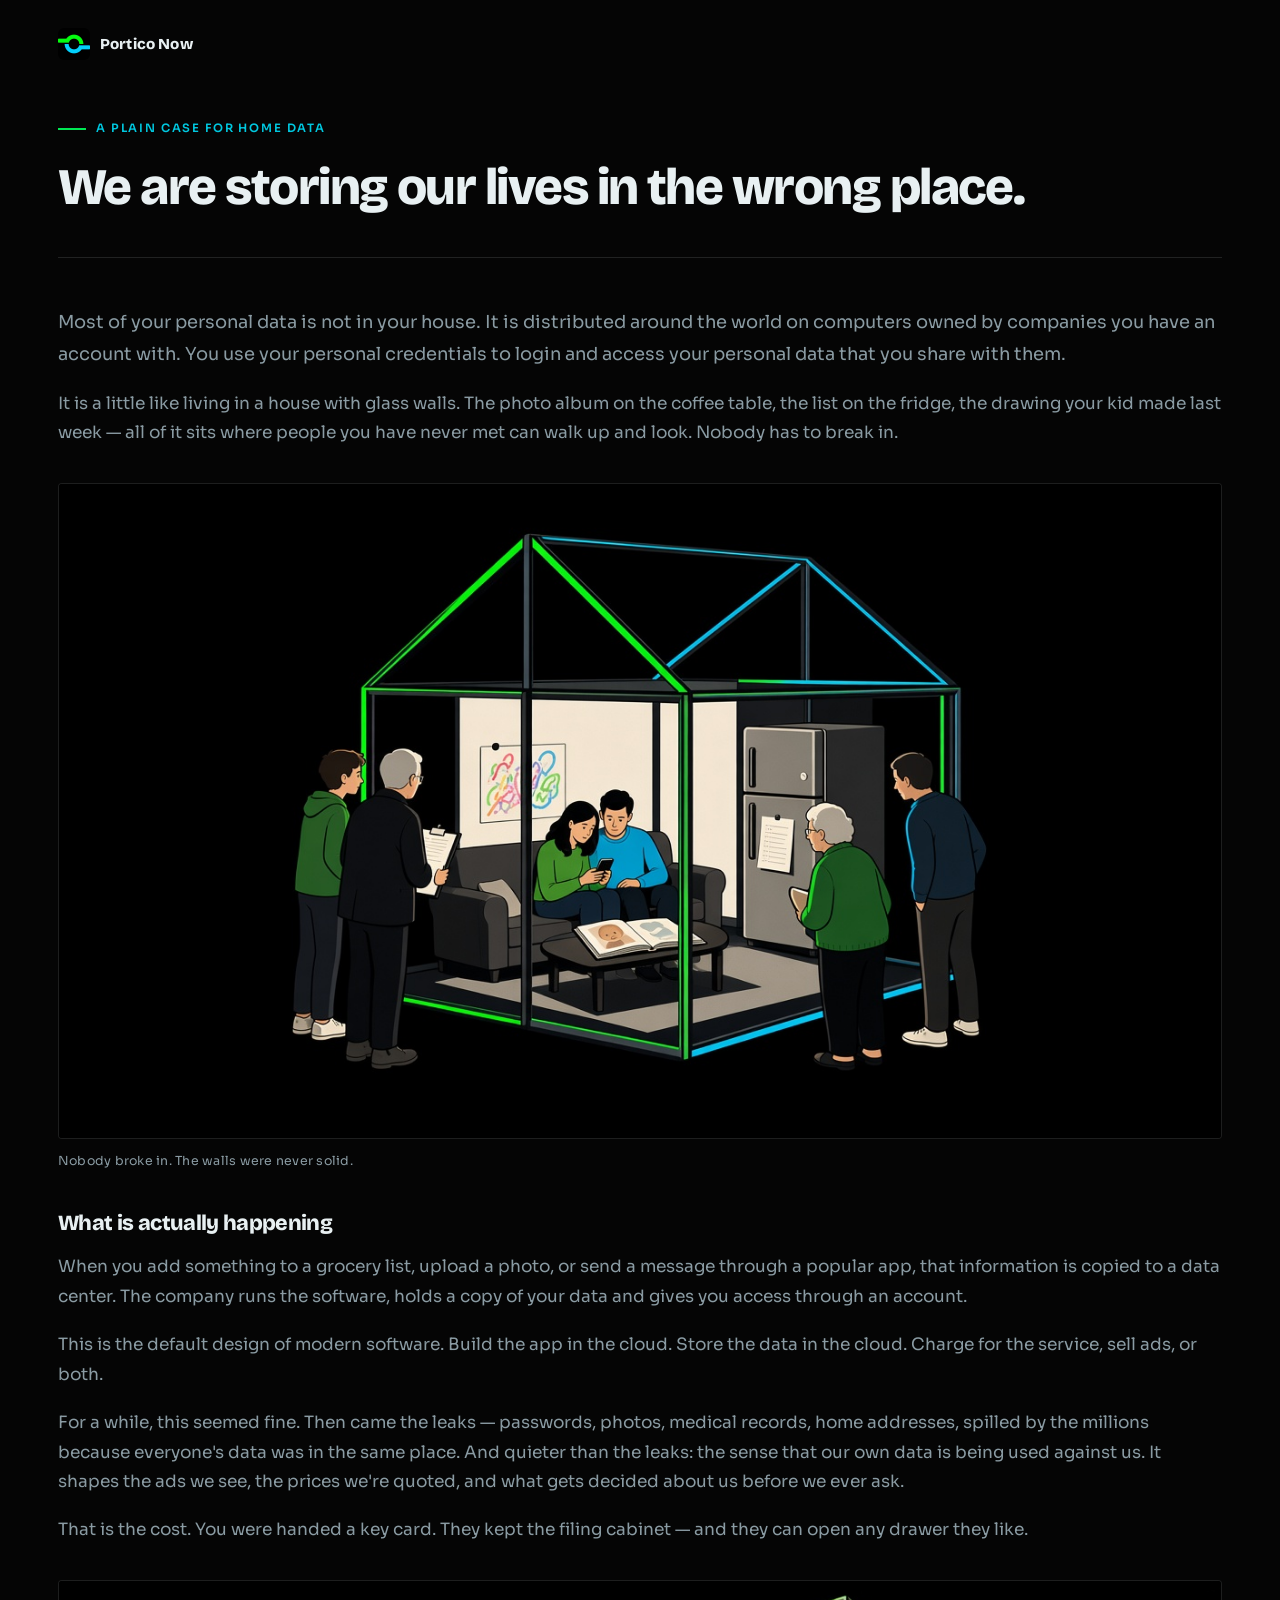
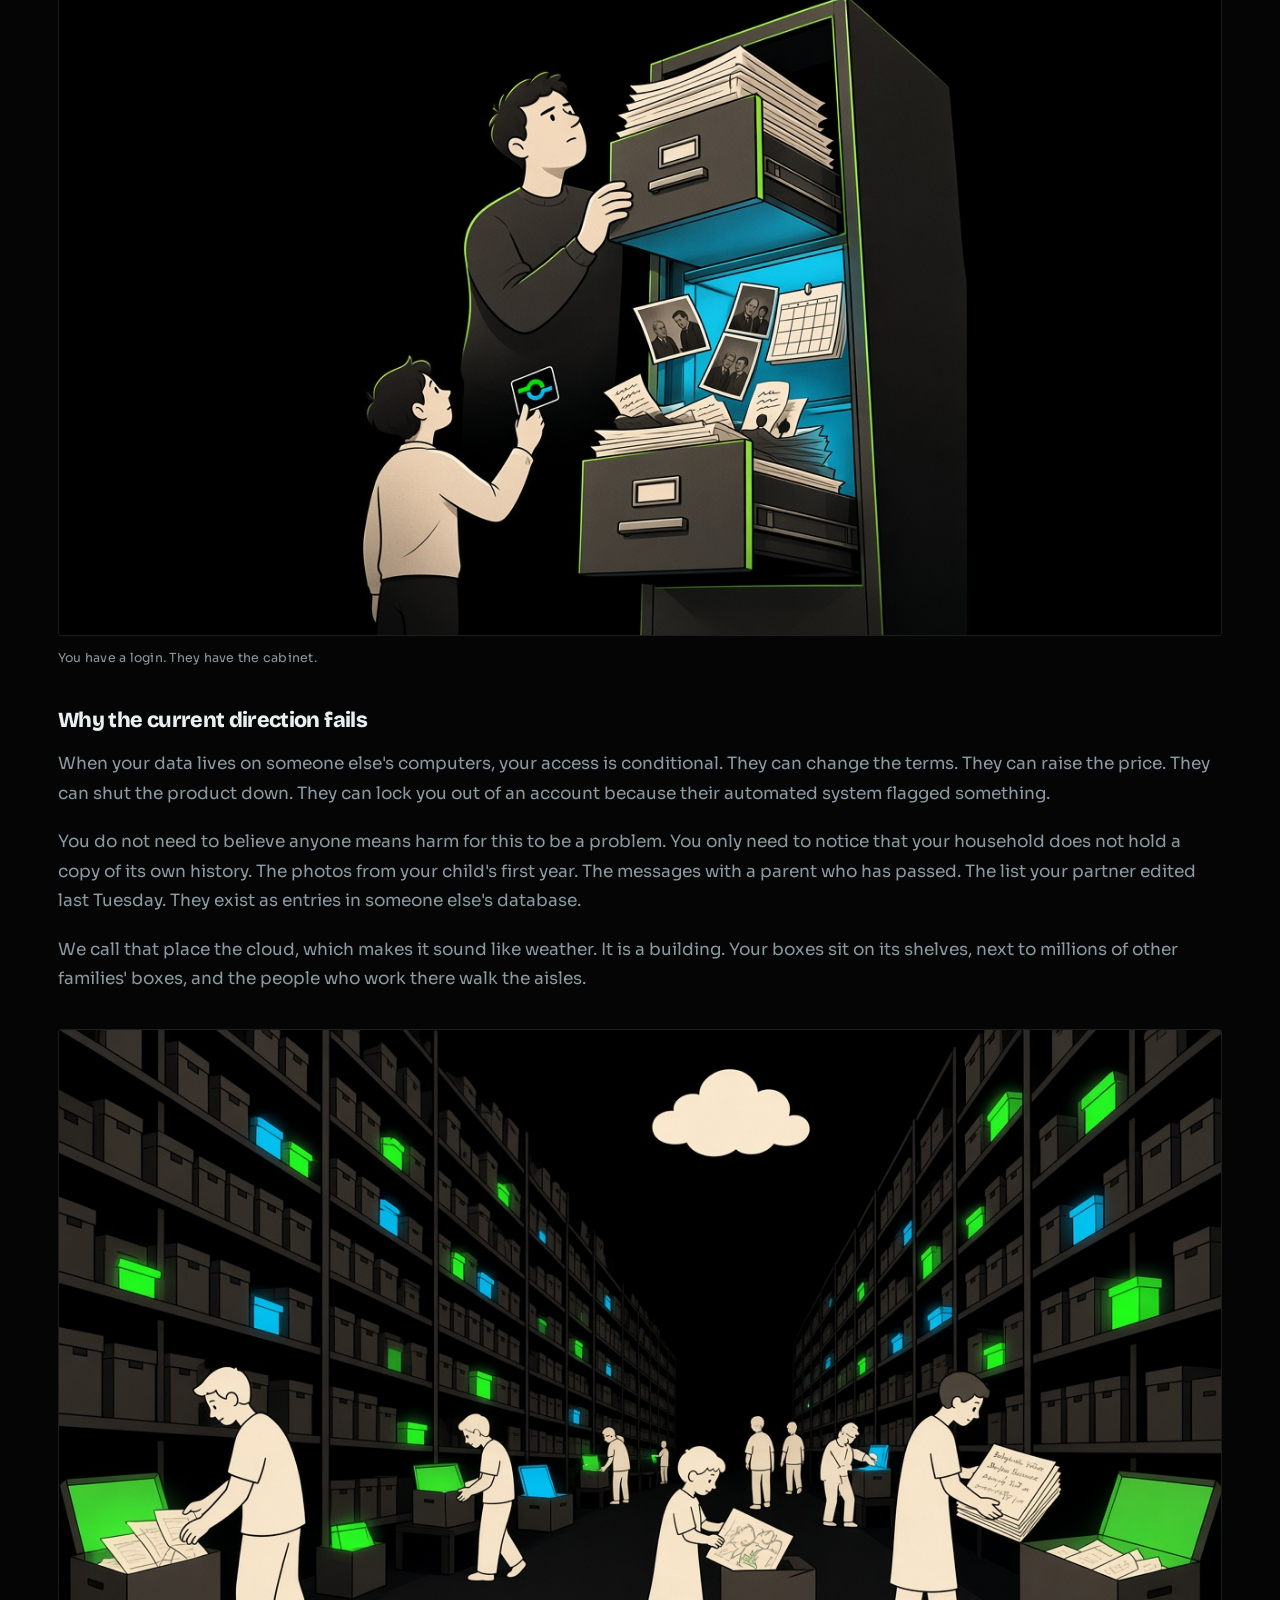
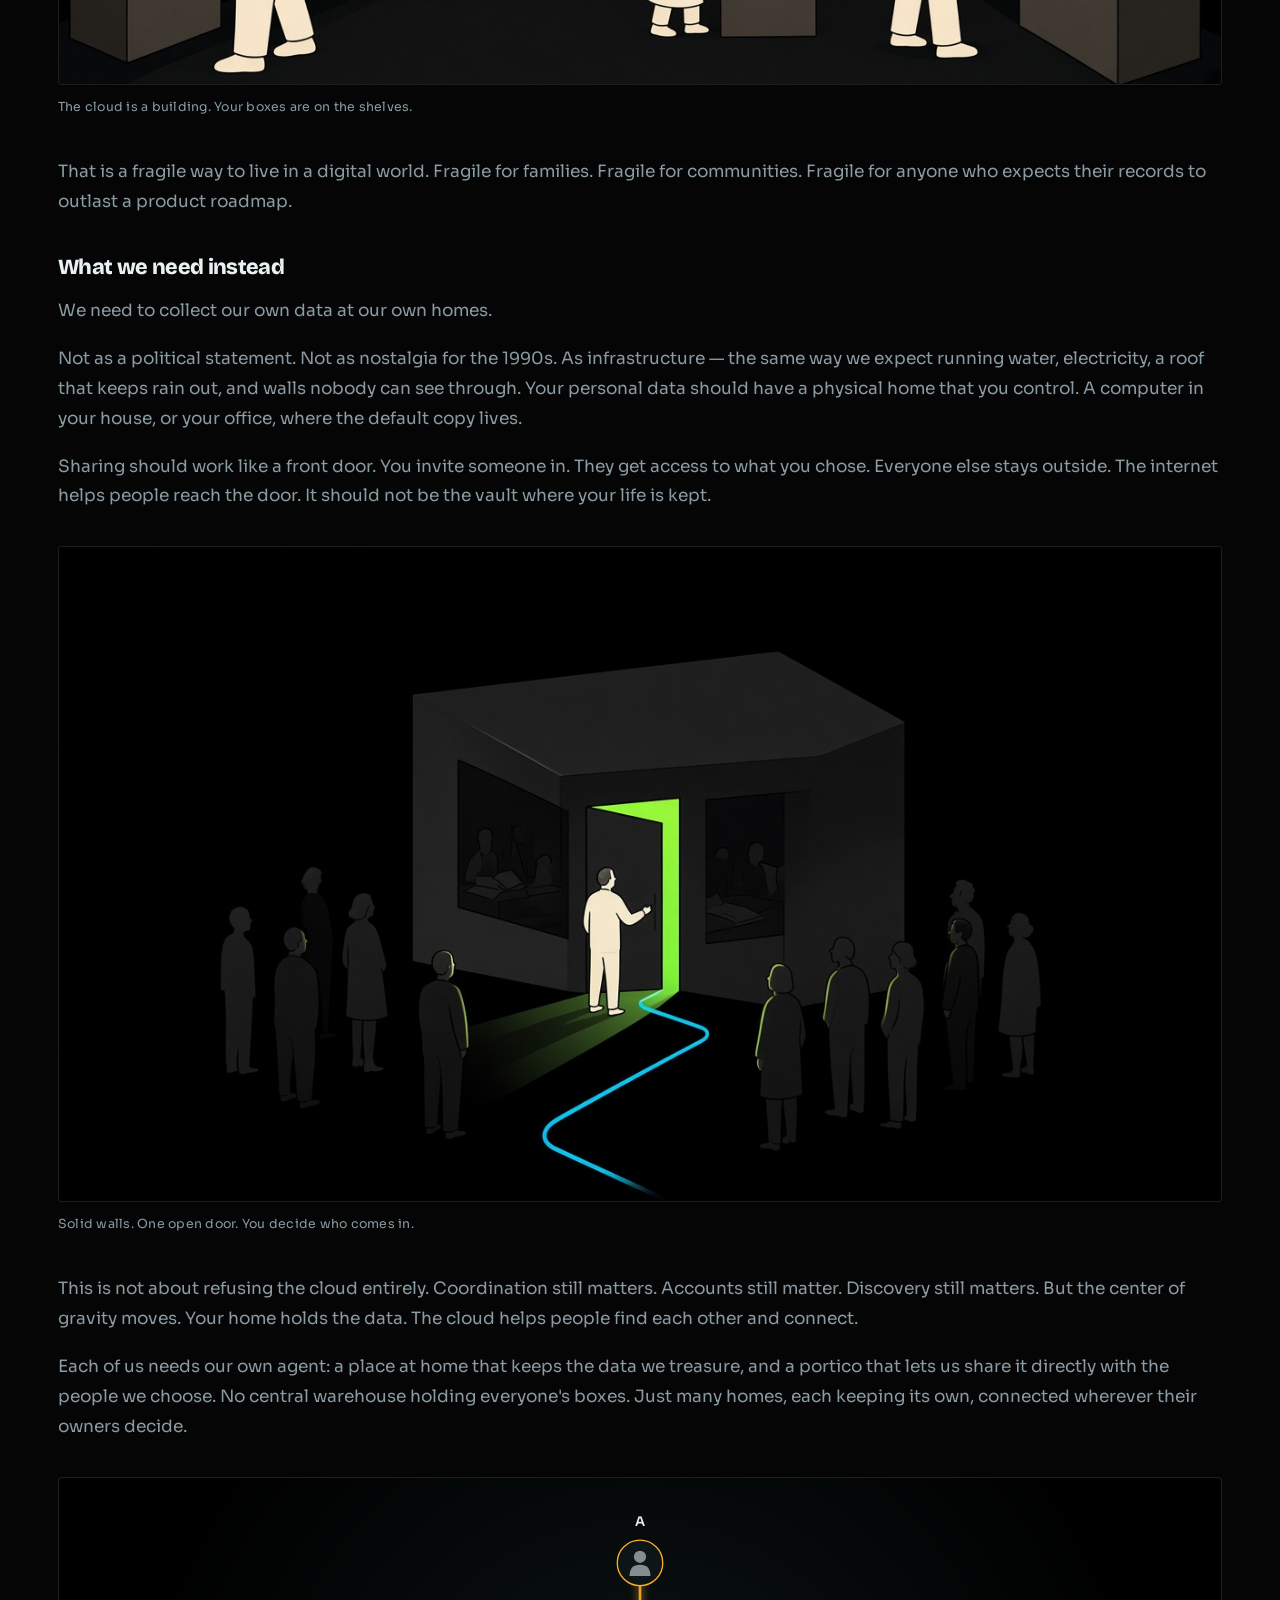
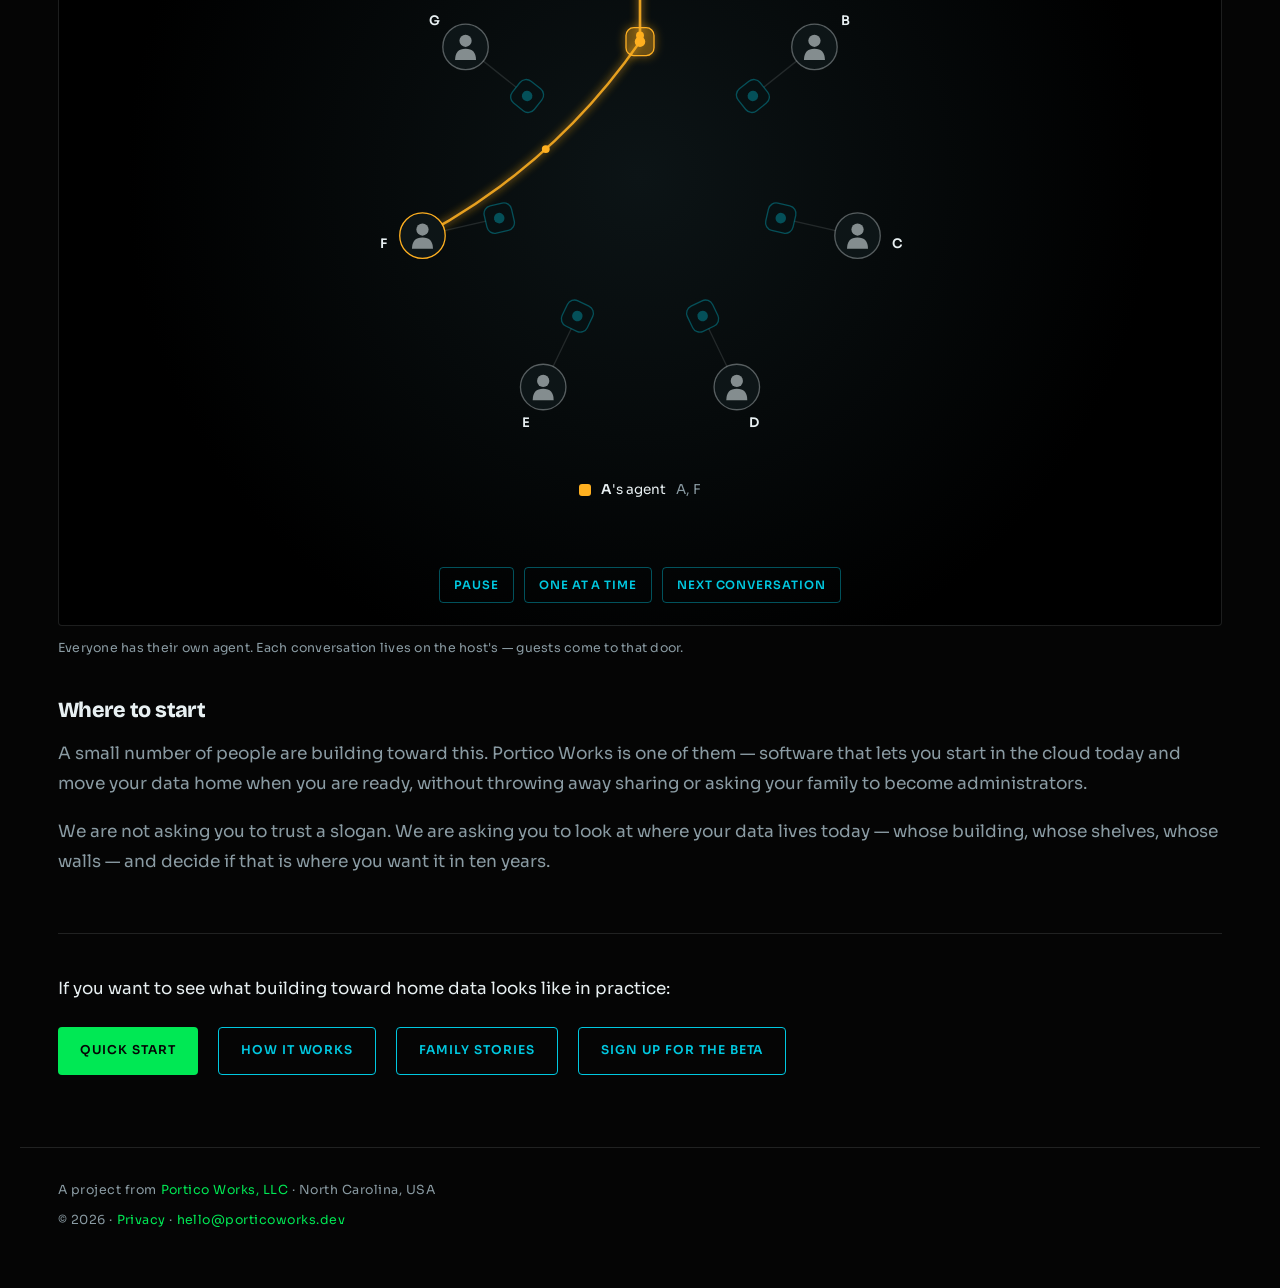
<file: index.html>
<!doctype html>
<html lang="en">
  <head>
    <meta charset="utf-8">
    <meta name="viewport" content="width=device-width, initial-scale=1, viewport-fit=cover">
    <meta name="description" content="Your personal data belongs in your home. Not as a hobby. As the place your own copy lives.">
    <meta name="theme-color" content="#050505">
    <meta name="mobile-web-app-capable" content="yes">
    <meta name="apple-mobile-web-app-capable" content="yes">
    <meta name="apple-mobile-web-app-status-bar-style" content="black-translucent">
    <meta name="apple-mobile-web-app-title" content="Portico Now">
    <meta property="og:title" content="Portico Now — Keep your data at home">
    <meta property="og:description" content="The cloud was a shortcut. It is not where your life should be kept.">
    <meta property="og:type" content="website">
    <meta property="og:url" content="https://porticonow.com/">
    <meta property="og:image" content="https://porticonow.com/logo.png">
    <title>Portico Now — Keep your data at home</title>
    <link rel="icon" href="/favicon.ico" sizes="32x32">
    <link rel="icon" href="/favicon.svg" type="image/svg+xml">
    <link rel="shortcut icon" href="/favicon.ico">
    <link rel="icon" href="/favicon-32.png" type="image/png" sizes="32x32">
    <link rel="icon" href="/favicon-16.png" type="image/png" sizes="16x16">
    <link rel="icon" href="/icon-192.png" type="image/png" sizes="192x192">
    <link rel="apple-touch-icon" href="/apple-touch-icon.png" sizes="180x180">
    <link rel="apple-touch-icon" href="/apple-touch-icon-152.png" sizes="152x152">
    <link rel="manifest" href="/manifest.webmanifest">
    <link rel="stylesheet" href="styles.css">
    <link rel="preconnect" href="https://fonts.googleapis.com">
    <link rel="preconnect" href="https://fonts.gstatic.com" crossorigin>
    <link href="https://fonts.googleapis.com/css2?family=Bricolage+Grotesque:opsz,wght@12..96,600;12..96,800&family=Sora:wght@400;500;600&display=swap" rel="stylesheet">
  </head>
  <body>
    <header class="site-header">
      <div class="brand-cluster">
        <a class="wordmark-logo" href="https://api.porticoworks.dev/app/#/login" aria-label="Sign in to Portico">
          <img class="brand-logo" src="logo.png" width="32" height="32" alt="">
        </a>
        <a class="wordmark" href="/" aria-label="Portico Now">
          <span>Portico Now</span>
        </a>
      </div>
    </header>

    <main id="top" class="essay">
      <article aria-labelledby="essay-title">
        <header class="essay-header">
          <p class="eyebrow">A plain case for home data</p>
          <h1 id="essay-title">We are storing our lives in the wrong place.</h1>
        </header>

        <section class="essay-body">
          <p class="lead">
            Most of your personal data is not in your house. It is distributed around the world on computers owned by
            companies you have an account with. You use your personal credentials to login and access your personal data that you share with them.
          </p>
          <p>
            It is a little like living in a house with glass walls. The photo album on the coffee table, the list on the
            fridge, the drawing your kid made last week — all of it sits where people you have never met can walk up and
            look. Nobody has to break in.
          </p>

          <figure class="essay-figure">
            <img src="cartoons/cartoon-glass-house.png" width="1280" height="720" alt="A family sits inside a glass house while people outside look in at a photo album, a child's drawing, and a note on the fridge.">
            <figcaption>Nobody broke in. The walls were never solid.</figcaption>
          </figure>

          <h2>What is actually happening</h2>
          <p>
            When you add something to a grocery list, upload a photo, or send a message through a popular app, that
            information is copied to a data center. The company runs the software, holds a copy of your data and gives you access through an account.
          </p>
          <p>
            This is the default design of modern software. Build the app in the cloud. Store the data in the cloud. Charge for the service, sell ads, or both.
          </p>
          <p>
            For a while, this seemed fine. Then came the leaks — passwords, photos, medical records, home addresses,
            spilled by the millions because everyone's data was in the same place. And quieter than the leaks: the sense
            that our own data is being used against us. It shapes the ads we see, the prices we're quoted, and what gets
            decided about us before we ever ask.
          </p>
          <p>
            That is the cost. You were handed a key card. They kept the filing cabinet — and they can open any drawer
            they like.
          </p>

          <figure class="essay-figure">
            <img src="cartoons/cartoon-they-hold-the-copy.png" width="1280" height="720" alt="A small person holds up a keycard while a much larger person searches an open filing cabinet of photographs and papers.">
            <figcaption>You have a login. They have the cabinet.</figcaption>
          </figure>

          <h2>Why the current direction fails</h2>
          <p>
            When your data lives on someone else's computers, your access is conditional. They can change the terms.
            They can raise the price. They can shut the product down. They can lock you out of an account because their
            automated system flagged something.
          </p>
          <p>
            You do not need to believe anyone means harm for this to be a problem. You only need to notice that your
            household does not hold a copy of its own history. The photos from your child's first year. The messages
            with a parent who has passed. The list your partner edited last Tuesday. They exist as entries in someone
            else's database.
          </p>
          <p>
            We call that place the cloud, which makes it sound like weather. It is a building. Your boxes sit on its
            shelves, next to millions of other families' boxes, and the people who work there walk the aisles.
          </p>

          <figure class="essay-figure">
            <img src="cartoons/cartoon-cloud-warehouse.png" width="1280" height="720" alt="People in a long warehouse aisle open boxes of drawings and letters beneath a small cloud.">
            <figcaption>The cloud is a building. Your boxes are on the shelves.</figcaption>
          </figure>

          <p>
            That is a fragile way to live in a digital world. Fragile for families. Fragile for communities. Fragile
            for anyone who expects their records to outlast a product roadmap.
          </p>

          <h2>What we need instead</h2>
          <p>
            We need to collect our own data at our own homes.
          </p>
          <p>
            Not as a political statement. Not as nostalgia for the 1990s. As infrastructure — the same way we expect
            running water, electricity, a roof that keeps rain out, and walls nobody can see through. Your personal data
            should have a physical home that you control. A computer in your house, or your office, where the default
            copy lives.
          </p>
          <p>
            Sharing should work like a front door. You invite someone in. They get access to what you chose. Everyone
            else stays outside. The internet helps people reach the door. It should not be the vault where your life is
            kept.
          </p>

          <figure class="essay-figure">
            <img src="cartoons/cartoon-home-door.png" width="1280" height="720" alt="One person stands at the open door of a dark house while a crowd waits outside.">
            <figcaption>Solid walls. One open door. You decide who comes in.</figcaption>
          </figure>

          <p>
            This is not about refusing the cloud entirely. Coordination still matters. Accounts still matter. Discovery
            still matters. But the center of gravity moves. Your home holds the data. The cloud helps people find each
            other and connect.
          </p>
          <p>
            Each of us needs our own agent: a place at home that keeps the data we treasure, and a portico that lets
            us share it directly with the people we choose. No central warehouse holding everyone's boxes. Just many
            homes, each keeping its own, connected wherever their owners decide.
          </p>

          <figure class="essay-figure agents-figure" data-agents-diagram>
            <div class="agents-panel">
              <svg viewBox="-320 -320 640 640" role="img"
                   aria-label="Seven people in a circle, each with their own agent. Colored conversations connect invited people to one host's agent.">
                <defs>
                  <filter id="agents-glow" filterUnits="userSpaceOnUse" x="-340" y="-340" width="680" height="680">
                    <feGaussianBlur stdDeviation="5" result="b"/>
                    <feMerge><feMergeNode in="b"/><feMergeNode in="SourceGraphic"/></feMerge>
                  </filter>
                </defs>
              </svg>
              <div class="agents-legend" aria-live="polite"></div>
              <div class="agents-controls">
                <button type="button" data-action="pause" aria-pressed="false">Pause</button>
                <button type="button" data-action="single" aria-pressed="false">One at a time</button>
                <button type="button" data-action="step">Next conversation</button>
              </div>
            </div>
            <figcaption>Everyone has their own agent. Each conversation lives on the host's — guests come to that door.</figcaption>
          </figure>

          <h2>Where to start</h2>
          <p>
            A small number of people are building toward this. Portico Works is one of them — software that lets you
            start in the cloud today and move your data home when you are ready, without throwing away sharing or
            asking your family to become administrators.
          </p>
          <p>
            We are not asking you to trust a slogan. We are asking you to look at where your data lives today — whose
            building, whose shelves, whose walls — and decide if that is where you want it in ten years.
          </p>
        </section>

        <footer class="essay-cta">
          <p class="cta-lede">If you want to see what building toward home data looks like in practice:</p>
          <div class="cta-actions">
            <a class="button button-primary" href="https://web.porticoworks.dev/start/">Quick Start</a>
            <a class="button button-light" href="https://web.porticoworks.dev">How it works</a>
            <a class="button button-light" href="https://ourportico.com/">Family stories</a>
            <a class="button button-light" href="https://web.porticoworks.dev/beta/">Sign up for the beta</a>
          </div>
        </footer>
      </article>
    </main>

    <footer class="site-footer">
      <p>
        A project from
        <a class="text-link" href="https://porticoworks.dev/">Portico Works, LLC</a>
        · North Carolina, USA
      </p>
      <p>
        © <span id="year">2026</span>
        · <a class="text-link" href="https://porticoworks.dev/privacy">Privacy</a>
        · <a class="text-link" href="mailto:hello@porticoworks.dev">hello@porticoworks.dev</a>
      </p>
    </footer>

    <script>document.getElementById('year').textContent = new Date().getFullYear();</script>
    <script>
      // Home-screen web app (display:standalone) drops same-window links to
      // other sites. Open those in the browser. Portico Mobile keeps them in
      // its own WebView, which follows normal navigations.
      (function () {
        var standalone = window.navigator.standalone === true ||
          (window.matchMedia && window.matchMedia("(display-mode: standalone)").matches);
        if (!standalone) return;
        if (/PorticoMobile\//.test(navigator.userAgent || "")) return;
        document.addEventListener("click", function (event) {
          var node = event.target;
          while (node && node.nodeName !== "A") node = node.parentNode;
          if (!node || !node.href) return;
          var url;
          try { url = new URL(node.href, location.href); } catch (e) { return; }
          var offSite = url.origin !== location.origin ||
            url.protocol === "mailto:" || url.protocol === "tel:";
          if (!offSite) return;
          event.preventDefault();
          if (url.protocol === "mailto:" || url.protocol === "tel:") {
            location.href = node.href;
            return;
          }
          window.open(node.href, "_blank", "noopener");
        }, true);
      })();
    </script>
    <script src="diagram/agents.js" defer></script>
  </body>
</html>
</file>
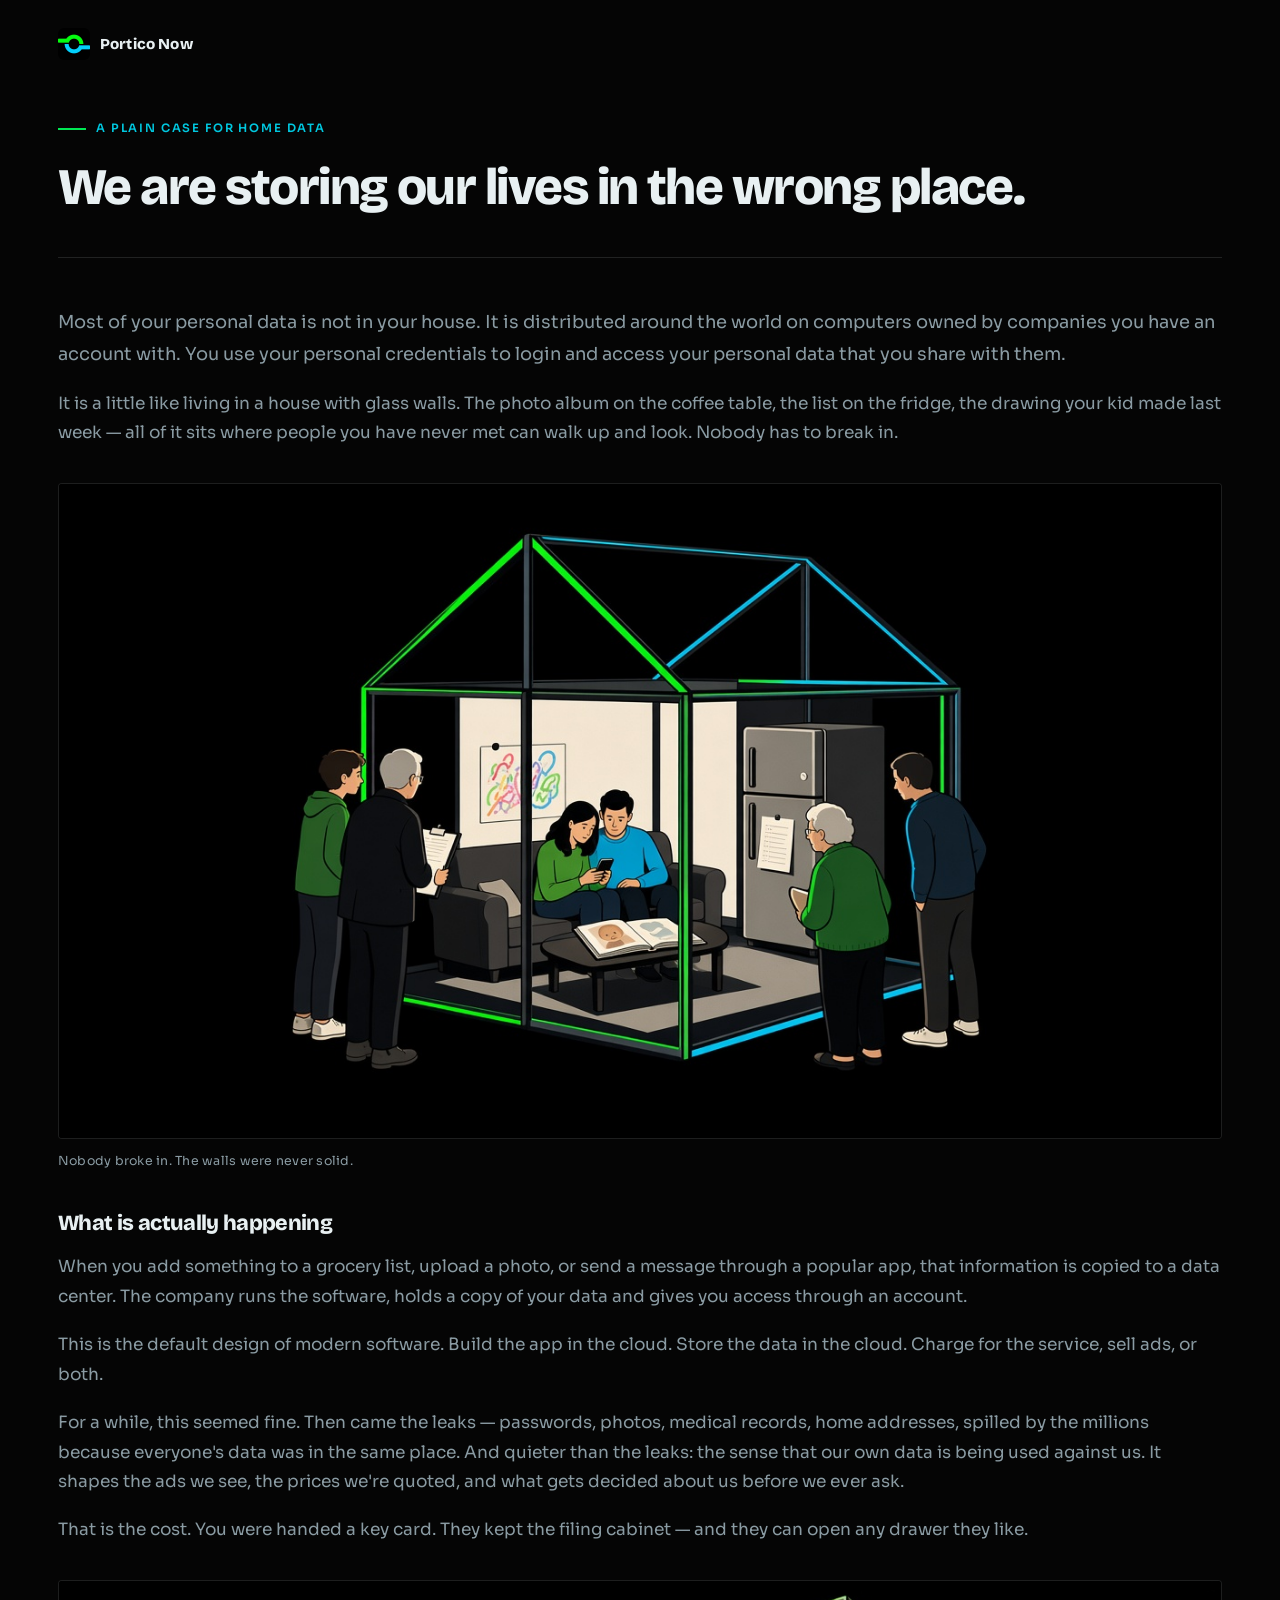
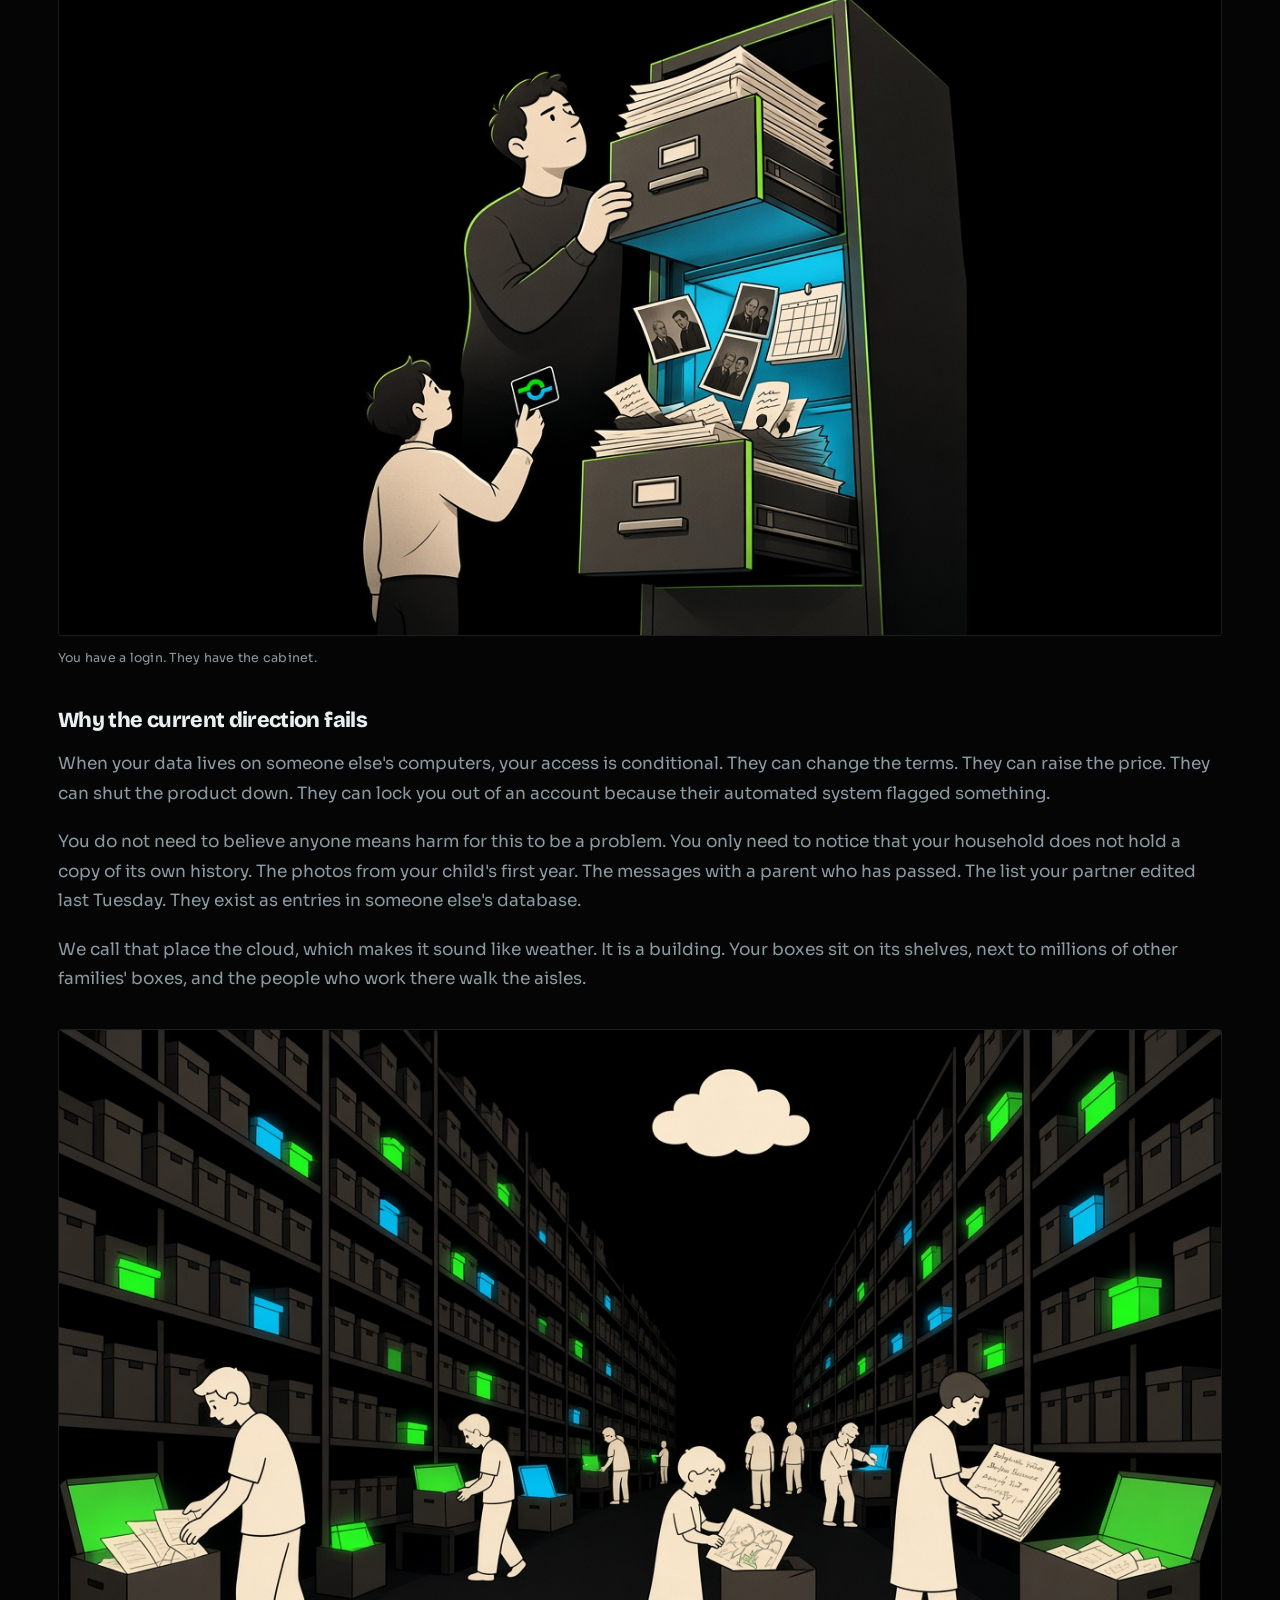
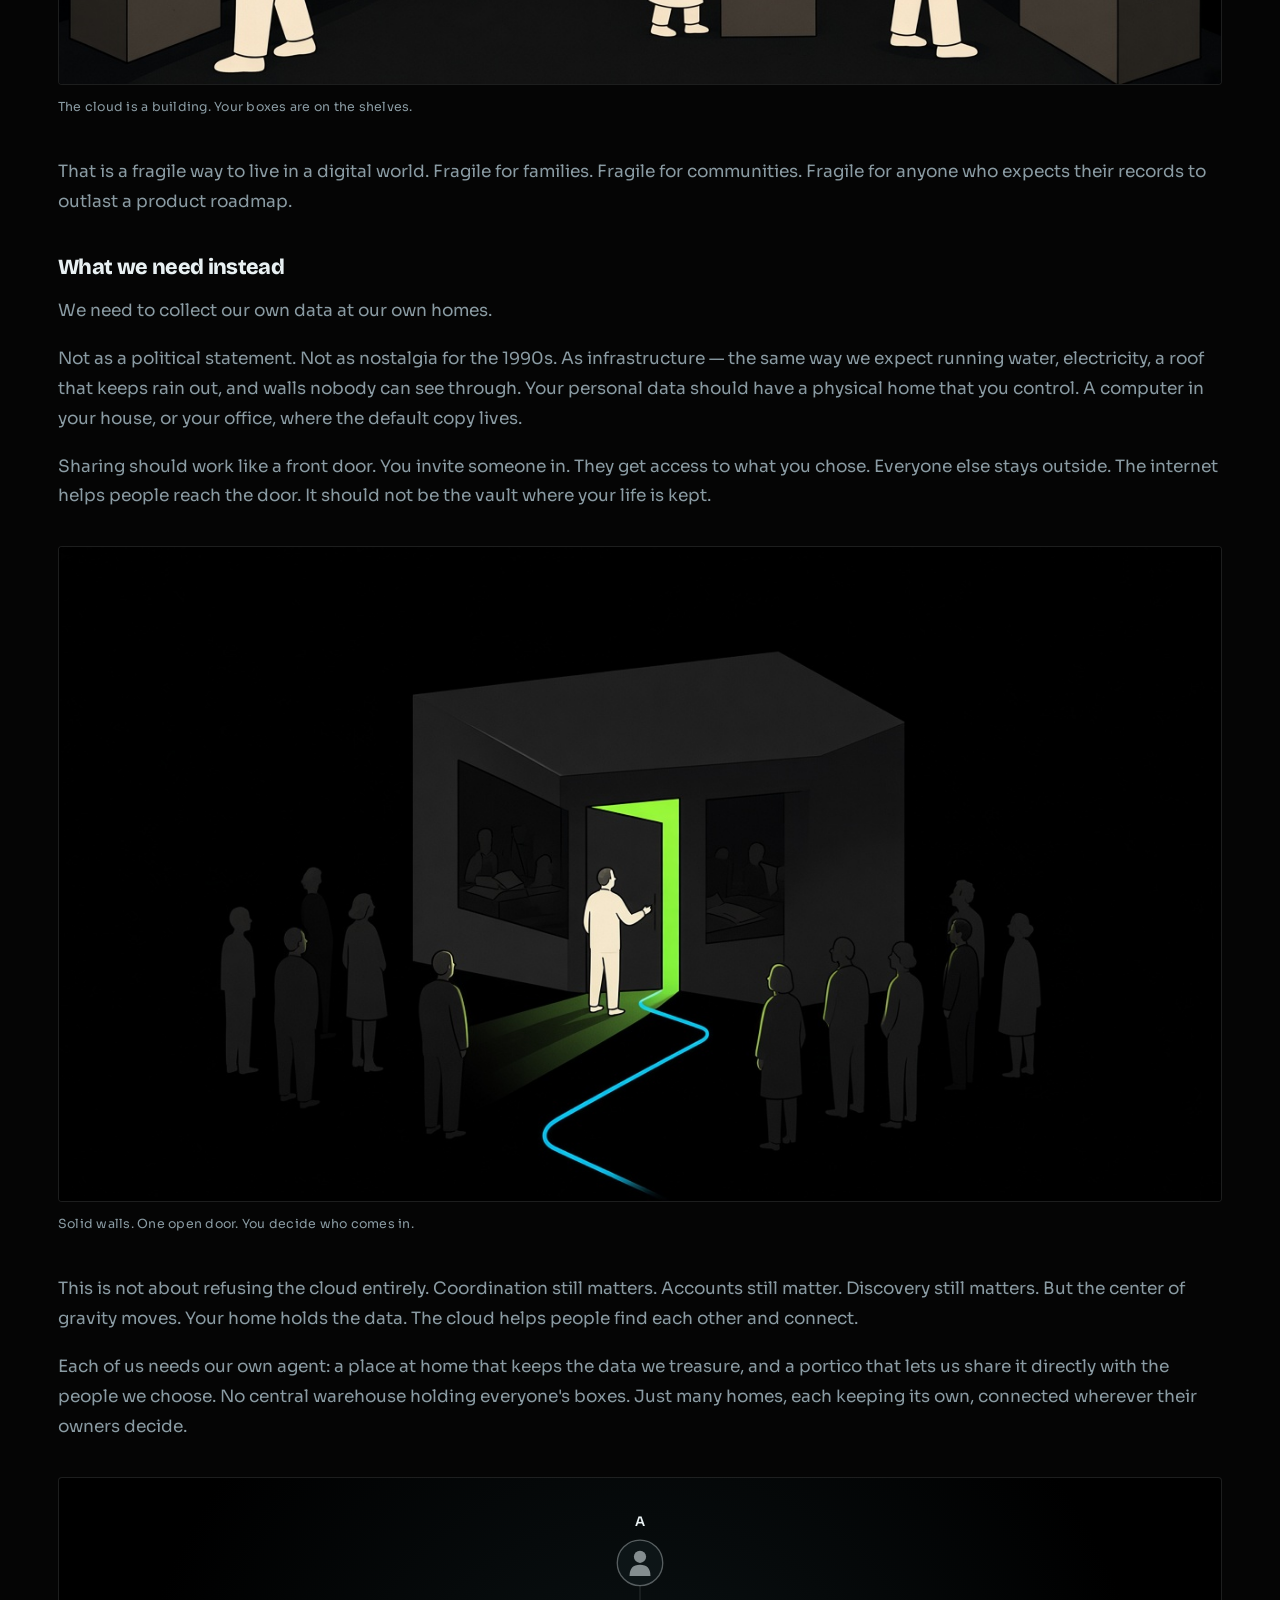
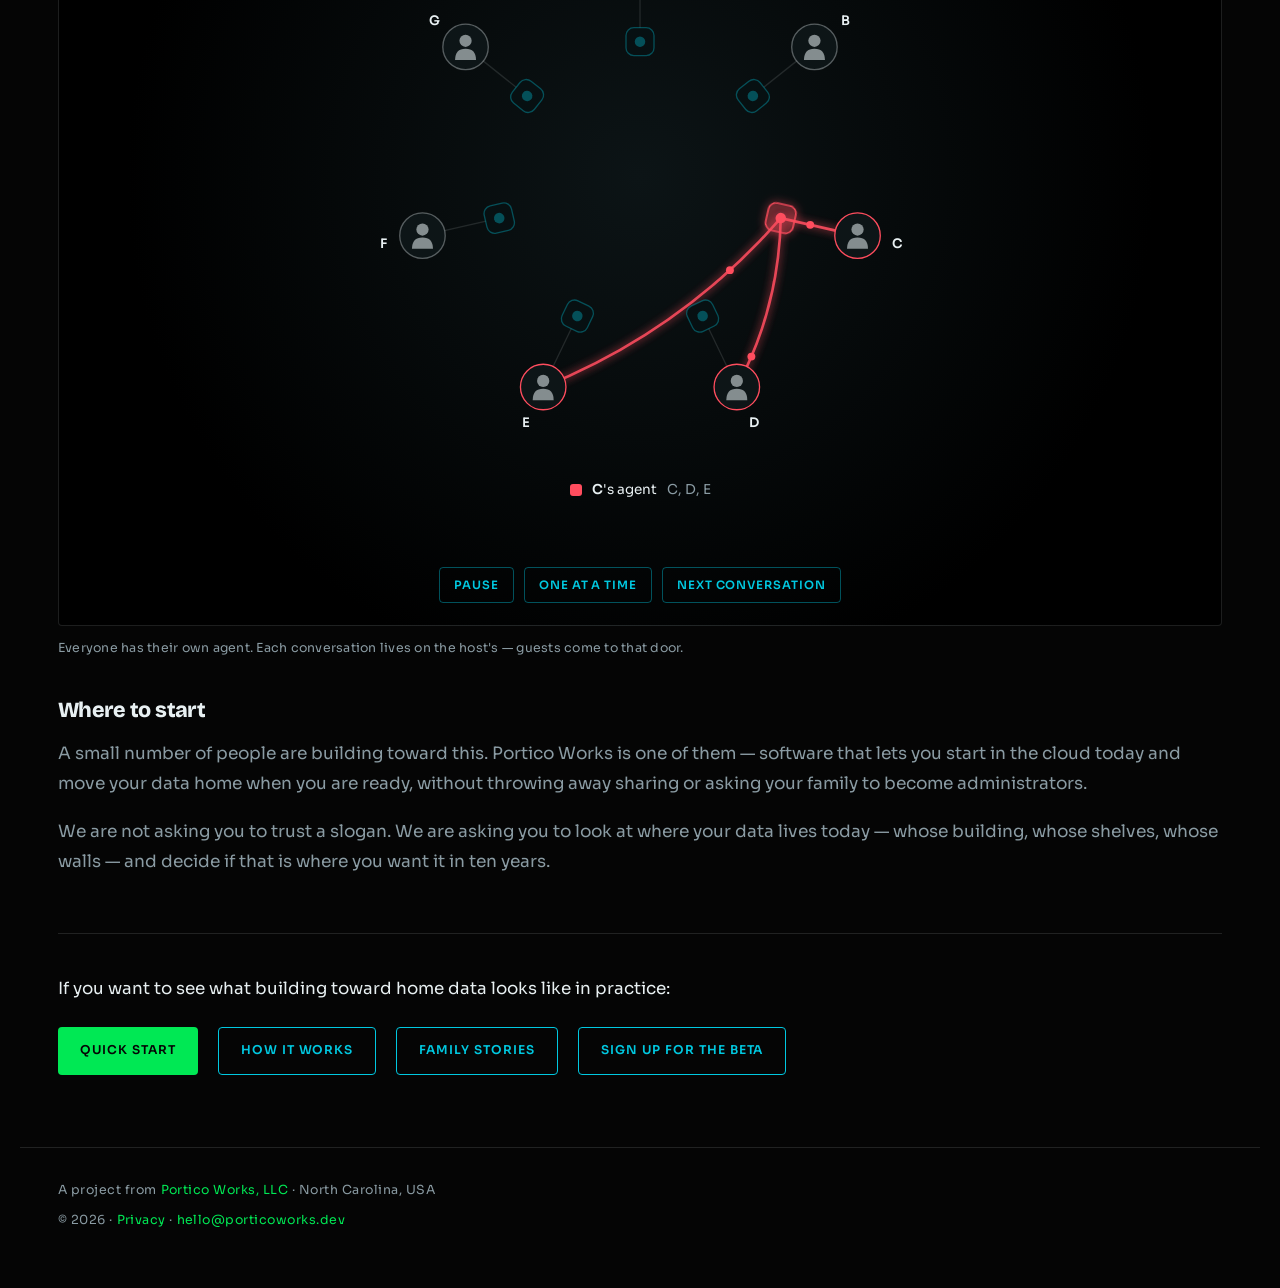
<file: lander/index.html>
<!doctype html>
<html lang="en">
  <head>
    <meta charset="utf-8">
    <meta http-equiv="refresh" content="0; url=/">
    <link rel="canonical" href="https://porticonow.com/">
    <title>Redirecting…</title>
    <script>location.replace("/");</script>
  </head>
  <body>
    <p><a href="/">Continue to Portico Now</a></p>
  </body>
</html>
</file>
<file: styles.css>
:root {
  --ink: #e8f0f2;
  --muted: #8a9ba3;
  --deep: #050505;
  --green: #00e854;
  --cyan: #00c8e0;
  --line: rgba(232, 240, 242, 0.12);
}

* { box-sizing: border-box; }
html { scroll-behavior: smooth; }
body {
  margin: 0;
  color: var(--ink);
  background: var(--deep);
  font-family: Sora, system-ui, sans-serif;
  font-size: 17px;
  line-height: 1.75;
}
a { color: inherit; }

.site-header {
  max-width: 1240px;
  margin-inline: auto;
  padding: 28px 38px 0;
}
.brand-cluster {
  display: inline-flex;
  align-items: center;
  gap: 10px;
}
.wordmark-logo {
  display: inline-flex;
  border-radius: 6px;
  text-decoration: none;
}
.wordmark-logo:focus-visible {
  outline: 2px solid var(--cyan);
  outline-offset: 2px;
}
.brand-back {
  display: inline-flex;
  align-items: center;
  justify-content: center;
  width: 2.1rem;
  height: 2.1rem;
  margin-left: -0.35rem;
  border-radius: 0.55rem;
  color: var(--cyan);
  text-decoration: none;
  transition: background 0.15s ease, color 0.15s ease;
}
.brand-back:hover {
  color: var(--green);
  background: rgba(0, 200, 224, 0.12);
}
.brand-back:focus-visible {
  outline: 2px solid var(--cyan);
  outline-offset: 2px;
}
.brand-back-icon {
  display: block;
}
.wordmark {
  display: inline-flex;
  align-items: center;
  gap: 10px;
  font-family: "Bricolage Grotesque", Sora, sans-serif;
  font-weight: 800;
  font-size: .95rem;
  letter-spacing: .01em;
  text-decoration: none;
}
.wordmark:hover span {
  color: var(--cyan);
}
.brand-logo {
  display: block;
  border-radius: 6px;
  flex-shrink: 0;
}

.essay {
  max-width: 1240px;
  margin-inline: auto;
  padding: 48px 38px 72px;
}
.essay-header {
  margin-bottom: 48px;
  padding-bottom: 40px;
  border-bottom: 1px solid var(--line);
}
.eyebrow {
  margin: 0 0 20px;
  font-size: .72rem;
  font-weight: 600;
  letter-spacing: .16em;
  text-transform: uppercase;
  color: var(--cyan);
}
.eyebrow::before {
  content: "";
  display: inline-block;
  width: 28px;
  margin-right: 10px;
  border-top: 2px solid var(--green);
  vertical-align: middle;
}
h1, h2 {
  font-family: "Bricolage Grotesque", Sora, sans-serif;
  font-weight: 800;
  line-height: 1.15;
  letter-spacing: -.03em;
}
h1 {
  margin: 0;
  font-size: clamp(2.2rem, 5vw, 3.2rem);
}
h2 {
  margin: 2.4rem 0 1rem;
  font-size: 1.35rem;
  color: var(--ink);
}
p { margin: 0 0 1.15rem; }
.lead {
  font-size: 1.12rem;
  color: var(--muted);
  line-height: 1.8;
}
.essay-body p {
  color: var(--muted);
}
.essay-body strong {
  color: var(--ink);
  font-weight: 600;
}
.essay-figure {
  margin: 2.2rem 0 2.4rem;
}
.essay-figure img {
  display: block;
  width: 100%;
  height: auto;
  border: 1px solid var(--line);
  border-radius: 4px;
  background: #000;
}
.essay-figure figcaption {
  margin-top: 12px;
  font-size: .78rem;
  letter-spacing: .02em;
  color: var(--muted);
}

.agents-panel {
  padding: 28px 20px 22px;
  border: 1px solid var(--line);
  border-radius: 4px;
  background: radial-gradient(circle at 50% 40%, #0c1416 0%, #000 70%);
}
.agents-panel svg {
  display: block;
  width: min(560px, 100%);
  height: auto;
  margin-inline: auto;
  overflow: visible;
}
.agents-panel .own-link { stroke: var(--line); stroke-width: 1.5; }
.agents-panel .person-body { fill: #0d1517; stroke: rgba(232, 240, 242, 0.35); stroke-width: 1.5; transition: stroke .6s; }
.agents-panel .person-glyph { fill: rgba(232, 240, 242, 0.55); }
.agents-panel .person-label { fill: var(--ink); font-size: 15px; font-weight: 600; text-anchor: middle; dominant-baseline: middle; }
.agents-panel .agent-body { fill: #071012; stroke: rgba(0, 200, 224, 0.35); stroke-width: 1.5; transition: stroke .6s, fill .6s; }
.agents-panel .agent-core { fill: rgba(0, 200, 224, 0.35); transition: fill .6s; }
.agents-panel .convo-line {
  fill: none;
  stroke-width: 3;
  stroke-linecap: round;
  opacity: 0;
  transition: opacity .7s ease, stroke-dashoffset .9s ease;
}
.agents-panel .convo-line.on { opacity: .9; }
.agents-panel .pulse { opacity: 0; transition: opacity .5s; }
.agents-panel .pulse.on { opacity: 1; }
.agents-legend {
  min-height: 5.4em;
  margin-top: 14px;
  display: flex;
  flex-direction: column;
  align-items: center;
  gap: 4px;
  font-size: .85rem;
  line-height: 1.5;
}
.agents-legend-item { display: flex; align-items: center; gap: 10px; opacity: 0; transition: opacity .6s; }
.agents-legend-item.on { opacity: 1; }
.agents-legend-item strong { color: var(--ink); }
.agents-legend-item .swatch { width: 12px; height: 12px; border-radius: 3px; }
.agents-legend-item .who { color: var(--muted); }
.agents-controls {
  margin-top: 14px;
  display: flex;
  flex-wrap: wrap;
  justify-content: center;
  gap: 10px;
}
.agents-controls button {
  font: inherit;
  font-size: .72rem;
  font-weight: 600;
  letter-spacing: .08em;
  text-transform: uppercase;
  color: var(--cyan);
  background: transparent;
  border: 1px solid rgba(0, 200, 224, 0.4);
  border-radius: 4px;
  padding: 7px 14px;
  cursor: pointer;
}
.agents-controls button:hover { background: rgba(0, 200, 224, 0.12); }
.agents-controls button[aria-pressed="true"] { border-color: var(--green); color: var(--green); }

.essay-cta {
  margin-top: 56px;
  padding-top: 40px;
  border-top: 1px solid var(--line);
}
.cta-lede {
  margin-bottom: 24px;
  color: var(--ink);
  font-size: 1.05rem;
}
.cta-actions {
  display: flex;
  flex-wrap: wrap;
  align-items: center;
  gap: 16px 20px;
}
.button {
  display: inline-flex;
  align-items: center;
  justify-content: center;
  min-height: 48px;
  padding: 12px 22px;
  border-radius: 4px;
  font-size: .76rem;
  font-weight: 600;
  letter-spacing: .08em;
  text-decoration: none;
  text-transform: uppercase;
  transition: transform .2s ease, background .2s ease, color .2s ease, border-color .2s ease;
}
.button:hover, .button:focus-visible { transform: translateY(-2px); }
.button-primary {
  color: var(--deep);
  background: var(--green);
}
.button-primary:hover { background: var(--cyan); }
.button-light {
  border: 1px solid var(--cyan);
  color: var(--cyan);
}
.button-light:hover {
  color: var(--deep);
  background: var(--cyan);
}

.site-footer {
  max-width: 1240px;
  margin-inline: auto;
  padding: 32px 38px 48px;
  border-top: 1px solid var(--line);
  font-size: .78rem;
  letter-spacing: .04em;
  color: var(--muted);
}
.site-footer p { margin: 0 0 8px; }
.text-link {
  color: var(--green);
  text-decoration: none;
  text-underline-offset: 3px;
}
.text-link:hover, .text-link:focus-visible { color: var(--cyan); }

@media (max-width: 800px) {
  .site-header,
  .essay,
  .site-footer { padding-inline: 22px; }
}

@media (max-width: 500px) {
  .essay { padding-top: 32px; }
  .cta-actions { flex-direction: column; align-items: stretch; }
  .button { justify-content: center; }
}

@media (prefers-reduced-motion: reduce) {
  html { scroll-behavior: auto; }
  .button { transition: none; }
}
</file>
